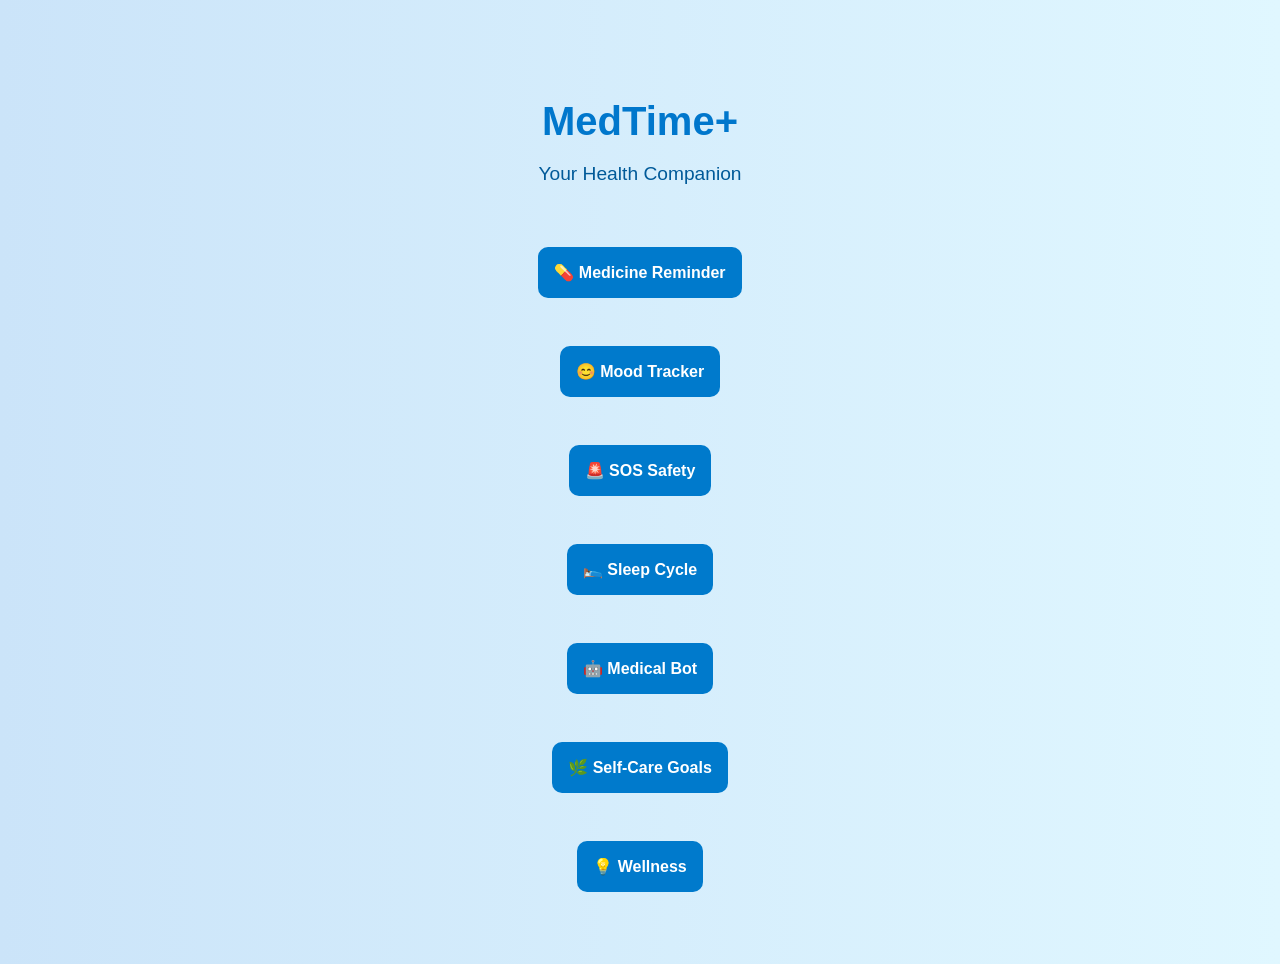
<file: index.html>
<!DOCTYPE html>
<html lang="en">
<head>
  <meta charset="UTF-8">
  <title>MedTime+</title>
  <link rel="stylesheet" href="style.css">
</head>
<body>
  <div class="app-container">
    <h1>MedTime+</h1>
    <p class="subtitle">Your Health Companion</p>

    <!-- Home Menu -->
    <div id="home" class="menu-grid">
      <a href="medicine-reminder.html">
        <button style="padding: 1rem; background-color: #007acc; color: white; border-radius: 10px; border: none; cursor: pointer;">
          💊 Medicine Reminder
        </button>
      </a>
      <a href="mood-Tracker.html">
        <button style="padding: 1rem; background-color: #007acc; color: white; border-radius: 10px; border: none; cursor: pointer;">
          😊 Mood Tracker
        </button>
      </a>
      <a href="sos.html">
        <button style="padding: 1rem; background-color: #007acc; color: white; border-radius: 10px; border: none; cursor: pointer;">
          🚨 SOS Safety
        </button>
      
      <a href="sleep-cycle.html">
        <button style="padding: 1rem; background-color: #007acc; color: white; border-radius: 10px; border: none; cursor: pointer;">
          🛌 Sleep Cycle
        </button>
      </a>
      <a href="medical-Bot.html">
        <button style="padding: 1rem; background-color: #007acc; color: white; border-radius: 10px; border: none; cursor: pointer;">
          🤖 Medical Bot
        </button>
      </a>
      <a href="self-care.html">
        <button style="padding: 1rem; background-color: #007acc; color: white; border-radius: 10px; border: none; cursor: pointer;">
          🌿 Self-Care Goals
        </button>
      </a>
      
      <a href="wellness.html">
        <button style="padding: 1rem; background-color: #007acc; color: white; border-radius: 10px; border: none; cursor: pointer;">
          💡 Wellness
        </button>
      </a>

    </div>


    <!-- Module Sections -->
    <div id="medicine" class="section hidden">
      <h2>💊 Medicine Reminder</h2>
      <p>Set and manage your medicine schedule here.</p>
      <button class="exit-btn" onclick="goBack()">❌ Exit</button>
    </div>

    <div id="mood" class="section hidden">
      <h2>😊 Mood Tracker</h2>
      <p>Track how you’re feeling daily.</p>
      <button class="exit-btn" onclick="goBack()">❌ Exit</button>
    </div>

    <div id="sos" class="section hidden">
      <h2>🚨 SOS Safety</h2>
      <p>Send emergency alerts and contacts.</p>
      <button class="exit-btn" onclick="goBack()">❌ Exit</button>
    </div>

    <div id="sleep" class="section hidden">
      <h2>🛌 Sleep Cycle</h2>
      <p>Monitor and improve your sleep habits.</p>
      <button class="exit-btn" onclick="goBack()">❌ Exit</button>
    </div>

    <div id="bot" class="section hidden">
      <h2>🤖 Medical Bot</h2>
      <p>Chat with our wellness bot.</p>
      <button class="exit-btn" onclick="goBack()">❌ Exit</button>
    </div>

    <div id="report" class="section hidden">
      <h2>📊 Health Report</h2>
      <p>View your health progress and summaries.</p>
      <button class="exit-btn" onclick="goBack()">❌ Exit</button>
    </div>

    <div id="selfcare" class="section hidden">
      <h2>🌿 Self-Care Goals</h2>
      <p>Set and track your personal goals.</p>
      <button class="exit-btn" onclick="goBack()">❌ Exit</button>
    </div>

    <div id="wellness" class="section hidden">
      <h2>💡 Wellness Tips</h2>
      <p>Helpful tips for your mental and physical health.</p>
      <button class="exit-btn" onclick="goBack()">❌ Exit</button>
    </div>
  </div>

  <script>
    function openSection(id) {
      document.getElementById('home').style.display = 'none';
      document.querySelectorAll('.section').forEach(sec => sec.classList.add('hidden'));
      document.getElementById(id).classList.remove('hidden');
    }

    function goBack() {
      document.getElementById('home').style.display = 'grid';
      document.querySelectorAll('.section').forEach(sec => sec.classList.add('hidden'));
    }
  </script>
</body>
</html>
</file>
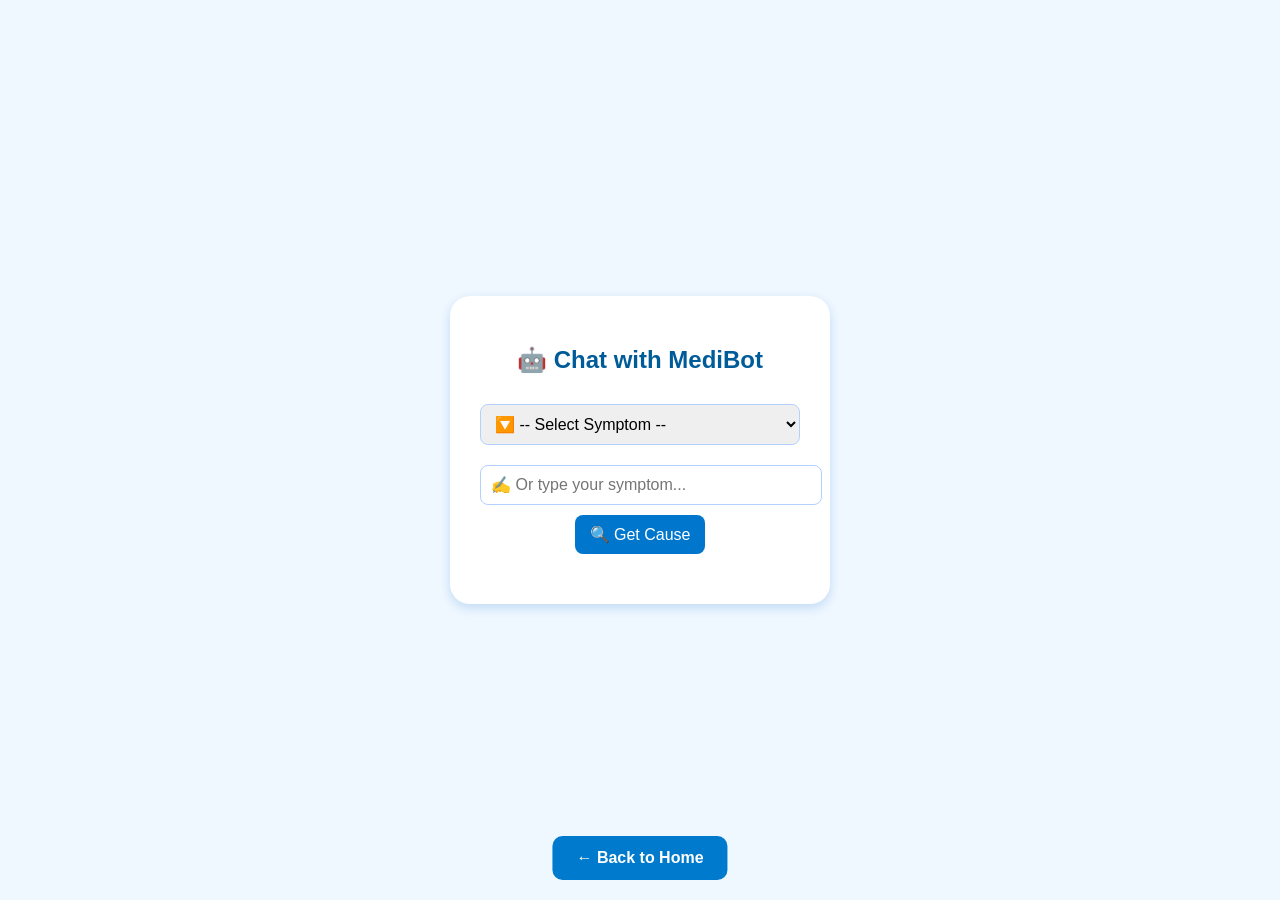
<file: medical-bot.html>
<!DOCTYPE html>
<html lang="en">
<head>
  <meta charset="UTF-8">
  <title>Chat with MediBot 💬</title>
  <style>
    body {
      margin: 0;
      font-family: 'Segoe UI', sans-serif;
      background-color: #f0f8ff;
      color: #003366;
      display: flex;
      justify-content: center;
      align-items: center;
      height: 100vh;
      flex-direction: column;
    }

    .container {
      background-color: white;
      padding: 30px;
      border-radius: 20px;
      box-shadow: 0 4px 12px rgba(0, 102, 204, 0.2);
      text-align: center;
      width: 320px;
    }

    h2 {
      margin-bottom: 20px;
      color: #005b99;
    }

    select, input {
      width: 100%;
      padding: 10px;
      margin: 10px 0;
      border: 1px solid #b3d1ff;
      border-radius: 8px;
      font-size: 16px;
    }

    button {
      background-color: #0077cc;
      color: white;
      border: none;
      padding: 10px 15px;
      font-size: 16px;
      border-radius: 8px;
      cursor: pointer;
      transition: background-color 0.3s;
    }

    button:hover {
      background-color: #005fa3;
    }

    #result {
      margin-top: 20px;
      font-size: 16px;
    }

    .back-button {
      position: fixed;
      bottom: 20px;
      left: 50%;
      transform: translateX(-50%);
      z-index: 10;
    }

    .back-button a {
      color: white;
      background-color: #007acc;
      text-decoration: none;
      font-weight: bold;
      font-size: 1rem;
      display: inline-block;
      padding: 0.8rem 1.5rem;
      border-radius: 10px;
      transition: background 0.3s;
    }

    .back-button a:hover {
      background-color: #005fa3;
    }
  </style>
</head>
<body>
  <div class="container">
    <h2>🤖 Chat with MediBot</h2>
    
    <select id="symptomSelect">
      <option value="">🔽 -- Select Symptom --</option>
      <option value="headache">🤕 Headache</option>
      <option value="vomiting">🤢 Vomiting</option>
      <option value="shivering">🥶 Shivering</option>
      <option value="cough">🤧 Cough</option>
      <option value="cold">🤒 Cold</option>
      <option value="fast heart beat">❤‍🔥 Fast Heart Beat</option>
      <option value="breathing problem">😮‍💨 Breathing Problem</option>
      <option value="dizziness">😵‍💫 Dizziness</option>
      <option value="fever">🌡 Fever</option>
      <option value="diarrhea">💩 Diarrhea</option>
      <option value="chest pain">❤ Chest Pain</option>
      <option value="back pain">🪑 Back Pain</option>
      <option value="stomach pain">🤢 Stomach Pain</option>
      <option value="sore throat">🗣 Sore Throat</option>
      <option value="rash">🌺 Rash</option>
      <option value="eye pain">👁 Eye Pain</option>
      <option value="ear pain">👂 Ear Pain</option>
    </select>

    <input type="text" id="symptomInput" placeholder="✍ Or type your symptom..." />

    <button onclick="checkSymptom()">🔍 Get Cause</button>
    
    <p id="result"></p>
  </div>

  <div class="back-button">
    <a href="index.html">← Back to Home</a>
  </div>

  <script>
    const info = {
      "headache": {
        cause: "Stress, migraine, or dehydration.",
        tip: "💡 Try resting in a dark room, stay hydrated, and avoid screen time."
      },
      "vomiting": {
        cause: "Food poisoning, gastritis, or infection.",
        tip: "💧 Drink ORS, avoid solid food for a while, and rest."
      },
      "shivering": {
        cause: "Fever, cold environment, or flu.",
        tip: "🧣 Keep yourself warm, drink warm fluids, and take paracetamol if needed."
      },
      "cough": {
        cause: "Throat infection, cold, or allergy.",
        tip: "🍯 Gargle with salt water and drink warm water with honey."
      },
      "cold": {
        cause: "Common cold, viral infection.",
        tip: "🥣 Take rest, drink hot soups, and use steam inhalation."
      },
      "fast heart beat": {
        cause: "Anxiety, overexertion, or panic.",
        tip: "🧘‍♂ Sit down, take deep breaths, and try to relax your body."
      },
      "breathing problem": {
        cause: "Asthma, lung infection, or anxiety.",
        tip: "🫁 Use an inhaler if prescribed, stay calm, and seek medical help if severe."
      },
      "dizziness": {
        cause: "Low blood pressure, dehydration, or vertigo.",
        tip: "🛌 Lie down, drink water or a sugary drink, and avoid sudden movements."
      },
      "fever": {
        cause: "Infection, flu, or inflammatory illness.",
        tip: "🌡 Take paracetamol, stay hydrated, and rest well."
      },
      "diarrhea": {
         cause: "Food poisoning, viral infection, or stomach bug.",
          tip: "🚰 Drink plenty of fluids, avoid dairy and spicy foods, and use ORS."
      },
      "chest pain": {
         cause: "Heart issues, acidity, or anxiety.",
         tip: "❤ Take rest, avoid exertion, and seek emergency help if severe."
      },
      "back pain": {
          cause: "Poor posture, muscle strain, or kidney issue.",
          tip: "🛌 Rest, apply heat or cold packs, and maintain good posture."
      },
     "stomach pain": {
          cause: "Indigestion, gastritis, or infection.",
          tip: "🥛 Eat light, avoid spicy foods, and use antacids if needed."
      },
      "sore throat": {
           cause: "Viral infection, allergies, or overuse of voice.",
           tip: "🧂 Gargle with warm salt water and drink herbal teas."
      },
       "rash": {
            cause: "Allergy, skin irritation, or infection.",
            tip: "🧴 Apply soothing lotion or cream, avoid scratching, and stay clean."
      },
       "eye pain": {
            cause: "Eye strain, infection, or injury.",
            tip: "👁 Rest your eyes, use lubricating drops, and avoid screen exposure."
      },
      "ear pain": {
           cause: "Ear infection, fluid buildup, or cold.",
           tip: "👂 Use warm compress, avoid inserting objects, and consult a doctor if needed."
      }
    };
  
    function checkSymptom() {
      let selected = document.getElementById("symptomSelect").value.toLowerCase();
      let typed = document.getElementById("symptomInput").value.toLowerCase();
      let symptom = selected || typed;
      const resultBox = document.getElementById("result");
  
      if (info[symptom]) {
        resultBox.innerHTML = `
          <strong>🩺 Cause:</strong> ${info[symptom].cause}<br>
          <strong>🛟 Tip:</strong> ${info[symptom].tip}
        `;
        resultBox.style.color = "#006400";
        alert("⚠ Please consult a doctor for proper treatment.");
      } else {
        resultBox.innerText = "❌ Symptom is unusual, consult with doctor.";
        resultBox.style.color = "red";
      }
    }
  </script>
</body>
</html>
</file>
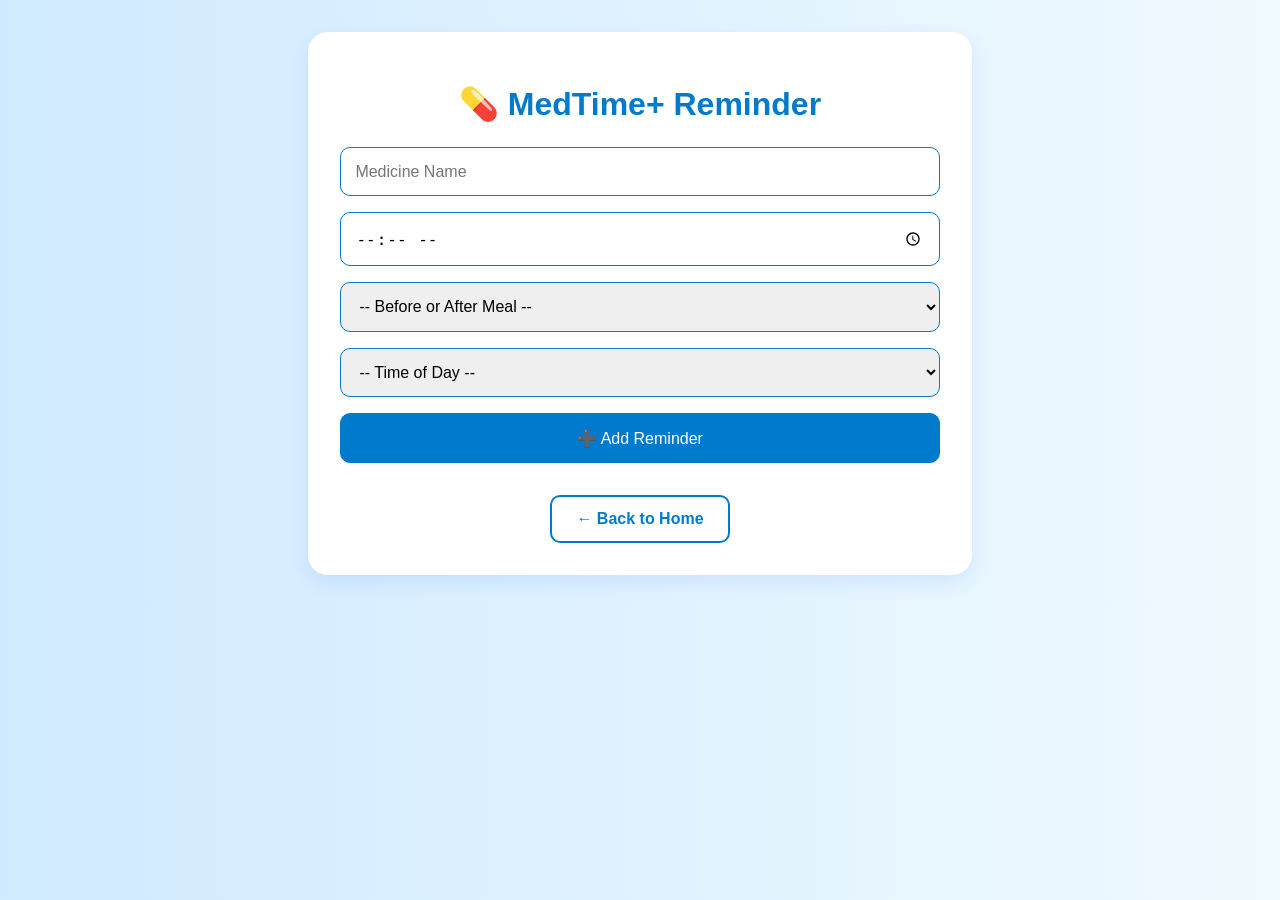
<file: medicine-reminder.html>
<!DOCTYPE html>
<html lang="en">
<head>
  <meta charset="UTF-8" />
  <title>MedTime+ Medicine Reminder</title>
  <style>
    body {
      font-family: 'Segoe UI', sans-serif;
      background: linear-gradient(to right, #d0eaff, #f0faff);
      margin: 0;
      padding: 2rem;
      color: #003e7a;
    }

    .container {
      max-width: 600px;
      margin: auto;
      background: #ffffff;
      border-radius: 20px;
      padding: 2rem;
      box-shadow: 0 8px 20px rgba(0, 100, 255, 0.1);
    }

    h1 {
      text-align: center;
      color: #007acc;
      margin-bottom: 1.5rem;
    }

    form {
      display: flex;
      flex-direction: column;
      gap: 1rem;
    }

    input, select, button {
      padding: 0.9rem;
      border: 1px solid #007acc;
      border-radius: 10px;
      font-size: 1rem;
    }

    button {
      background-color: #007acc;
      color: white;
      cursor: pointer;
      transition: background 0.3s;
    }

    button:hover {
      background-color: #005f99;
    }

    .medicine-entry {
      margin-top: 2rem;
      padding: 1rem;
      background: #eaf6ff;
      border-radius: 12px;
    }

    .entry-buttons {
      margin-top: 1rem;
      display: flex;
      gap: 1rem;
      flex-wrap: wrap;
    }

    .entry-buttons button {
      flex: 1;
      min-width: 100px;
    }

    .back-button {
      margin-top: 2rem;
      text-align: center;
    }

    .back-button a {
      color: #007acc;
      text-decoration: none;
      font-weight: bold;
      font-size: 1rem;
      display: inline-block;
      padding: 0.8rem 1.5rem;
      border: 2px solid #007acc;
      border-radius: 10px;
      transition: background 0.3s;
    }

    .back-button a:hover {
      background-color: #007acc;
      color: white;
    }
  </style>
</head>
<body>
  <div class="container">
    <h1>💊 MedTime+ Reminder</h1>

    <form id="reminderForm">
      <input type="text" id="medName" placeholder="Medicine Name" required />
      <input type="time" id="medTime" required />
      <select id="mealTime">
        <option value="">-- Before or After Meal --</option>
        <option value="Before Meal">Before Meal</option>
        <option value="After Meal">After Meal</option>
      </select>
      <select id="timeOfDay">
        <option value="">-- Time of Day --</option>
        <option value="Morning">Morning</option>
        <option value="Afternoon">Afternoon</option>
        <option value="Night">Night</option>
      </select>
      <button type="submit">➕ Add Reminder</button>
    </form>

    <div class="medicine-entry" id="medicineCard" style="display:none;">
      <strong>Medicine:</strong> <span id="showName"></span><br>
      <strong>Time:</strong> <span id="showTime"></span><br>
      <strong>Meal:</strong> <span id="showMeal"></span><br>
      <strong>Part of Day:</strong> <span id="showDay"></span><br>

      <div class="entry-buttons">
        <button onclick="markTaken()">✔ Taken</button>
        <button onclick="markMissed()">❌ Missed</button>
        <button onclick="deleteReminder()">🗑 Delete</button>
      </div>
    </div>

    <div class="back-button">
      <a href="index.html">← Back to Home</a>
    </div>
  </div>

  <!-- Sound effects -->
  <audio id="reminderSound" src="https://cdn.pixabay.com/download/audio/2023/07/14/audio_d3795599e4.mp3?filename=notification-3-158189.mp3" preload="auto"></audio>
  <audio id="encourageSound" src="https://www.soundjay.com/human/sounds/applause-01.mp3" preload="auto"></audio>
  <audio id="strictSound" src="https://cdn.pixabay.com/download/audio/2025/01/11/audio_6ae872e23e.mp3?filename=best-notification-5-286670.mp3" preload="auto"></audio>
  
  <script>
    let reminderTime = "";
    let reminderSet = false;

    document.getElementById("reminderForm").addEventListener("submit", function (e) {
      e.preventDefault();

      const name = document.getElementById("medName").value;
      reminderTime = document.getElementById("medTime").value;
      const meal = document.getElementById("mealTime").value;
      const day = document.getElementById("timeOfDay").value;

      document.getElementById("showName").textContent = name;
      document.getElementById("showTime").textContent = reminderTime;
      document.getElementById("showMeal").textContent = meal;
      document.getElementById("showDay").textContent = day;

      document.getElementById("medicineCard").style.display = "block";
      reminderSet = true;

      alert("✅ Reminder added successfully!");
    });

    function markTaken() {
      document.getElementById("encourageSound").play();
      setTimeout(() => {
        alert("👏 Well done for taking your medicine!");
      }, 100);
    }

    function markMissed() {
      document.getElementById("strictSound").play();
      setTimeout(() => {
        alert("⚠️ Please don’t skip your medicine! This is bad for your health.");
      }, 100);
    }

    function deleteReminder() {
      document.getElementById("medicineCard").style.display = "none";
      reminderSet = false;
      alert("🗑 Reminder deleted.");
    }

    setInterval(() => {
      if (reminderSet) {
        const now = new Date();
        const currentTime = now.toTimeString().slice(0, 5);
        if (currentTime === reminderTime) {
          document.getElementById("reminderSound").play();
          setTimeout(() => {
            alert("🔔 It's time to take your medicine!");
          }, 100);
          reminderSet = false;
        }
      }
    }, 1000);
  </script>
</body>
</html>
</file>
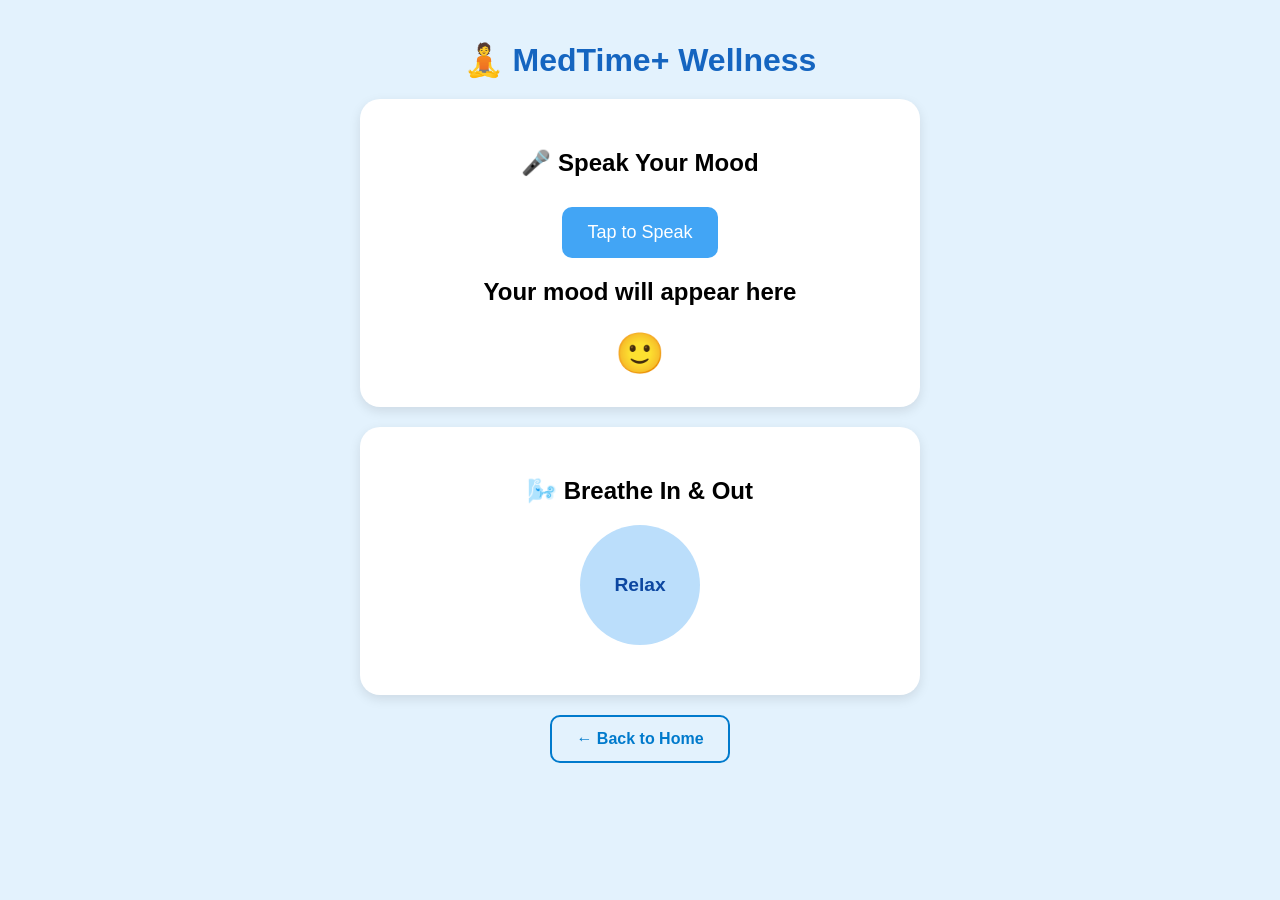
<file: mood-tracker.html>
<!DOCTYPE html>
<html lang="en">
<head>
  <meta charset="UTF-8">
  <title>MedTime+ Mood & Motivation</title>
  <style>
    body {
      font-family: 'Segoe UI', sans-serif;
      text-align: center;
      background: #e3f2fd;
      margin: 0;
      padding: 20px;
      transition: background 0.5s ease;
    }

    h1 {
      color: #1565c0;
      margin-bottom: 10px;
    }

    .section {
      background: white;
      border-radius: 20px;
      padding: 30px;
      margin: 20px auto;
      box-shadow: 0 4px 12px rgba(0,0,0,0.1);
      max-width: 500px;
    }

    .btn {
      padding: 15px 25px;
      background: #42a5f5;
      color: white;
      border: none;
      font-size: 18px;
      border-radius: 10px;
      cursor: pointer;
      transition: background 0.3s ease;
      margin-top: 10px;
    }

    .btn:hover {
      background: #1e88e5;
    }

    #moodOutput {
      font-size: 24px;
      margin-top: 20px;
      font-weight: bold;
    }

    .mood-reflection {
      font-size: 18px;
      margin-top: 15px;
      color: #333;
    }

    .emoji-box {
      font-size: 40px;
      margin-top: 15px;
    }

    .back-button {
      margin-top: 20px;
    }

    .breath-box {
      width: 120px;
      height: 120px;
      margin: 20px auto;
      background: #bbdefb;
      border-radius: 50%;
      display: flex;
      justify-content: center;
      align-items: center;
      animation: breathe 8s infinite;
      font-weight: bold;
      font-size: 1.2rem;
      color: #0d47a1;
    }

    @keyframes breathe {
      0%   { transform: scale(1); background: #c8e6c9; }
      25%  { transform: scale(1.3); background: #a5d6a7; }
      50%  { transform: scale(1); background: #ffe082; }
      75%  { transform: scale(0.8); background: #ef9a9a; }
      100% { transform: scale(1); background: #c8e6c9; }
    }
    .back-button a {
      color: #007acc;
      text-decoration: none;
      font-weight: bold;
      font-size: 1rem;
      display: inline-block;
      padding: 0.8rem 1.5rem;
      border: 2px solid #007acc;
      border-radius: 10px;
      transition: background 0.3s;
    }

    .back-button a:hover {
      background-color: #007acc;
      color: white;
    }
  </style>
</head>
<body>

  <h1>🧘 MedTime+ Wellness</h1>

  <!-- Mood Tracker -->
  <div class="section">
    <h2>🎤 Speak Your Mood</h2>
    <button class="btn" onclick="startListening()">Tap to Speak</button>
    <p id="moodOutput">Your mood will appear here</p>
    <p class="mood-reflection" id="reflection"></p>
    <div class="emoji-box" id="emojiBox">🙂</div>
  </div>

  <!-- Breathing Animation -->
  <div class="section">
    <h2>🌬️ Breathe In & Out</h2>
    <div class="breath-box">Relax</div>
  </div>

  <div class="back-button">
    <a href="index.html">← Back to Home</a>
  </div>

  <script>
    function startListening() {
      const recognition = new (window.SpeechRecognition || window.webkitSpeechRecognition)();
      recognition.onresult = function(event) {
        const speech = event.results[0][0].transcript.toLowerCase();
        let mood = "Unrecognized";
        let bg = "#e3f2fd";
        let reflection = "Hmm... couldn't recognize mood.";
        let emoji = "🙂";

        if (speech.includes("happy")) {
          mood = "😊 Happy";
          bg = "#d4edda";
          reflection = "That's awesome! Keep smiling!";
          emoji = "😁";
        } else if (speech.includes("sad")) {
          mood = "😢 Sad";
          bg = "#f8d7da";
          reflection = "It's okay to feel sad sometimes. Sending hugs!";
          emoji = "🤗";
        } else if (speech.includes("angry")) {
          mood = "😠 Angry";
          bg = "tomato";
          reflection = "Take a deep breath... You're stronger than this.";
          emoji = "😤";
        } else if (speech.includes("calm")) {
          mood = "😌 Calm";
          bg = "#d1ecf1";
          reflection = "Lovely! Stay peaceful and grounded.";
          emoji = "🌿";
        } else if (speech.includes("crying")) {
          mood = "😭 Crying";
          bg = "#EEDC82";
          reflection = "Tears are healing. You're not alone.";
          emoji = "💧";
        } else if (speech.includes("rocking")) {
          mood = "😎 Rocking";
          bg = "#ccccff";
          reflection = "You're doing amazing! Keep rocking!";
          emoji = "🎸";
        }

        document.getElementById("moodOutput").innerText = `Detected Mood: ${mood}`;
        document.getElementById("reflection").innerText = reflection;
        document.getElementById("emojiBox").innerText = emoji;
        document.body.style.background = bg;
      };
      recognition.start();
    }
  </script>

</body>
</html>
</file>
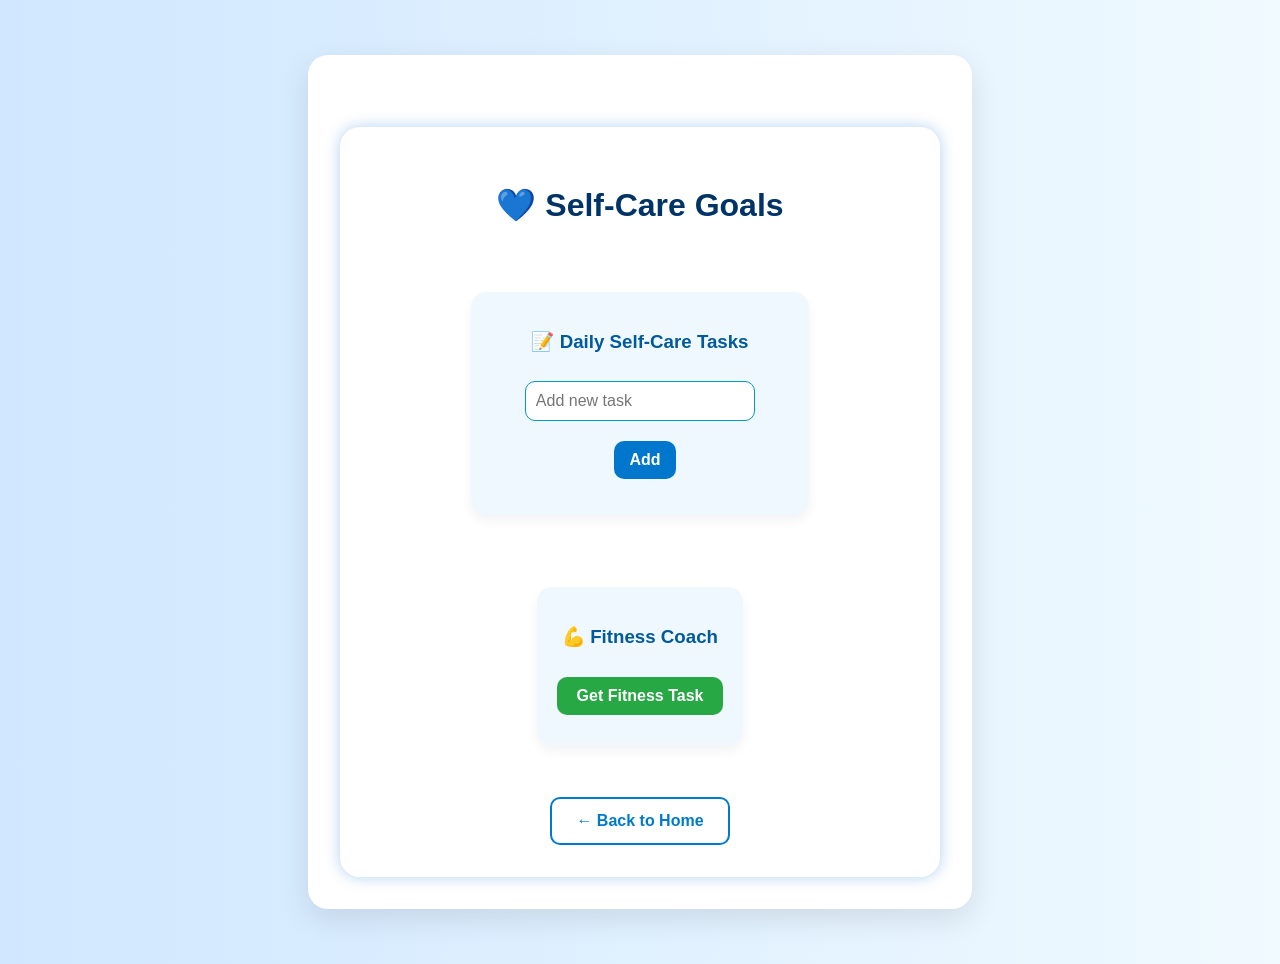
<file: self-care.html>
<!DOCTYPE html>
<html lang="en">
<head>
  <meta charset="UTF-8" />
  <meta name="viewport" content="width=device-width, initial-scale=1.0"/>
  <title>MedTime+ - Self-Care Goals</title>
  <link rel="stylesheet" href="style.css" />
  <style>
    body {
      margin: 0;
      font-family: 'Segoe UI', sans-serif;
      background: linear-gradient(to right, #d0e7ff, #f0faff);
      color: #003366;
    }

    .container {
      max-width: 600px;
      margin: auto;
      padding: 2rem;
    }

    .self-care {
      background: #ffffff;
      border-radius: 20px;
      box-shadow: 0 0 15px rgba(0, 102, 204, 0.3);
      padding: 2rem;
      text-align: center;
      display: flex;
      flex-direction: column;
      gap: 2rem;
    }

    h2 {
      font-size: 2rem;
      margin-bottom: 1rem;
    }

    h3 {
      color: #005a9c;
    }

    input[type="text"] {
      padding: 10px;
      width: 70%;
      border: 1px solid #0099cc;
      border-radius: 10px;
      margin: 10px 0;
    }

    button {
      padding: 10px 15px;
      background-color: #007acc;
      color: white;
      border: none;
      border-radius: 10px;
      cursor: pointer;
      margin-top: 10px;
    }

    button:hover {
      background-color: #005fa3;
    }

    ul {
      list-style: none;
      padding: 0;
    }

    li {
      background: #e6f7ff;
      margin: 10px 0;
      padding: 10px;
      border-radius: 10px;
      display: flex;
      justify-content: space-between;
      align-items: center;
    }

    .completed {
      text-decoration: line-through;
      background-color: #ccf5cc;
    }

    .task-buttons button {
      margin-left: 10px;
      font-size: 1rem;
    }

    .notification {
      position: fixed;
      top: 20px;
      left: 50%;
      transform: translateX(-50%);
      background: #007acc;
      color: white;
      padding: 12px 20px;
      border-radius: 10px;
      box-shadow: 0 0 10px #005fa3;
      opacity: 0;
      transition: opacity 0.3s ease-in-out;
      z-index: 999;
    }

    .notification.show {
      opacity: 1;
    }

    .hidden {
      display: none;
    }

    .exit-btn {
      margin-top: auto;
      padding: 12px 20px;
      background-color: #ff4d4d;
      font-weight: bold;
      font-size: 1rem;
    }

    .exit-btn:hover {
      background-color: #cc0000;
    }
    .back-button a {
      color: #007acc;
      text-decoration: none;
      font-weight: bold;
      font-size: 1rem;
      display: inline-block;
      padding: 0.8rem 1.5rem;
      border: 2px solid #007acc;
      border-radius: 10px;
      transition: background 0.3s;
    }

    .back-button a:hover {
      background-color: #007acc;
      color: white;
    }
  </style>
</head>
<body>
  <!-- Notification Sound -->
  <audio id="notifySound" src="https://cdn.pixabay.com/download/audio/2022/03/24/audio_6e418acc30.mp3?filename=me-saying-good-job-im-am-so-proud-of-you-100765.mp3" preload="auto"></audio>

  <div class="container">
    <div id="selfCareSection" class="self-care">
      <h2>💙 Self-Care Goals</h2>

      <!-- Daily Self-Care Tasks -->
      <div class="daily-tasks">
        <h3>📝 Daily Self-Care Tasks</h3>
        <input type="text" id="taskInput" placeholder="Add new task" />
        <button onclick="addTask()">Add</button>
        <ul id="taskList"></ul>
      </div>

      <!-- Fitness Coach -->
      <div class="fitness-coach">
        <h3>💪 Fitness Coach</h3>
        <button onclick="showFitnessTask()">Get Fitness Task</button>
        <p id="fitnessTask"></p>
        <button id="completeFitnessBtn" class="hidden" onclick="completeFitnessTask()">Mark as Done</button>
      </div>

      <!-- Exit Button at the Bottom -->
      <div class="back-button">
        <a href="index.html">← Back to Home</a>
      </div>
    

    <!-- Notification -->
    <div id="notification" class="notification hidden"></div>
  </div>

  <script>
    const notifySound = document.getElementById('notifySound');

    function showNotification(message) {
      const notification = document.getElementById("notification");
      notification.textContent = message;
      notification.classList.remove("hidden");
      notification.classList.add("show");
      notifySound.play();

      setTimeout(() => {
        notification.classList.remove("show");
        notification.classList.add("hidden");
      }, 3000);
    }

    function addTask() {
      const taskInput = document.getElementById("taskInput");
      const taskText = taskInput.value.trim();
      if (!taskText) return;

      const li = document.createElement("li");
      li.innerHTML = `
        <span>${taskText}</span>
        <div class="task-buttons">
          <button onclick="completeTask(this)">✔</button>
          <button onclick="deleteTask(this)">🗑</button>
        </div>
      `;
      document.getElementById("taskList").appendChild(li);
      taskInput.value = "";
    }

    function completeTask(btn) {
      const li = btn.closest("li");
      li.classList.add("completed");
      showNotification("✅ Task Completed! Good job I am so proud of you! Well done keep rocking 🤘🏼");
    }

    function deleteTask(btn) {
      const li = btn.closest("li");
      li.remove();
    }

    const fitnessTasks = [
      "🏃 Run in place for 2 minutes",
      "🧘 Do 5 minutes of meditation",
      "💧 Drink a glass of water",
      "🧎‍♀️ 15 squats",
      "🪑 10 chair dips",
      "🦵 20 leg raises",
      "🧍‍♂️ Wall sit for 30 seconds",
      "🪂 20 jumping jacks",
      "🧘‍♂️ Try 3 yoga stretches",
      "🚶‍♂️ Take a short walk",
      "🦶 Ankle rolls for 1 minute",
      "📿 Breathing exercise for 3 mins"
    ];

    function showFitnessTask() {
      const task = fitnessTasks[Math.floor(Math.random() * fitnessTasks.length)];
      document.getElementById("fitnessTask").textContent = task;
      document.getElementById("completeFitnessBtn").classList.remove("hidden");
    }

    function completeFitnessTask() {
      showNotification("🏆 Fitness task completed!✅ Good job I am so proud of you! Well done keep rocking 🤘🏼 ");
      document.getElementById("fitnessTask").textContent = "";
      document.getElementById("completeFitnessBtn").classList.add("hidden");
    }

    function exitSelfCare() {
      showNotification("👋 Goodbye! Take care!");
    }
  </script>
</body>
</html>
</file>
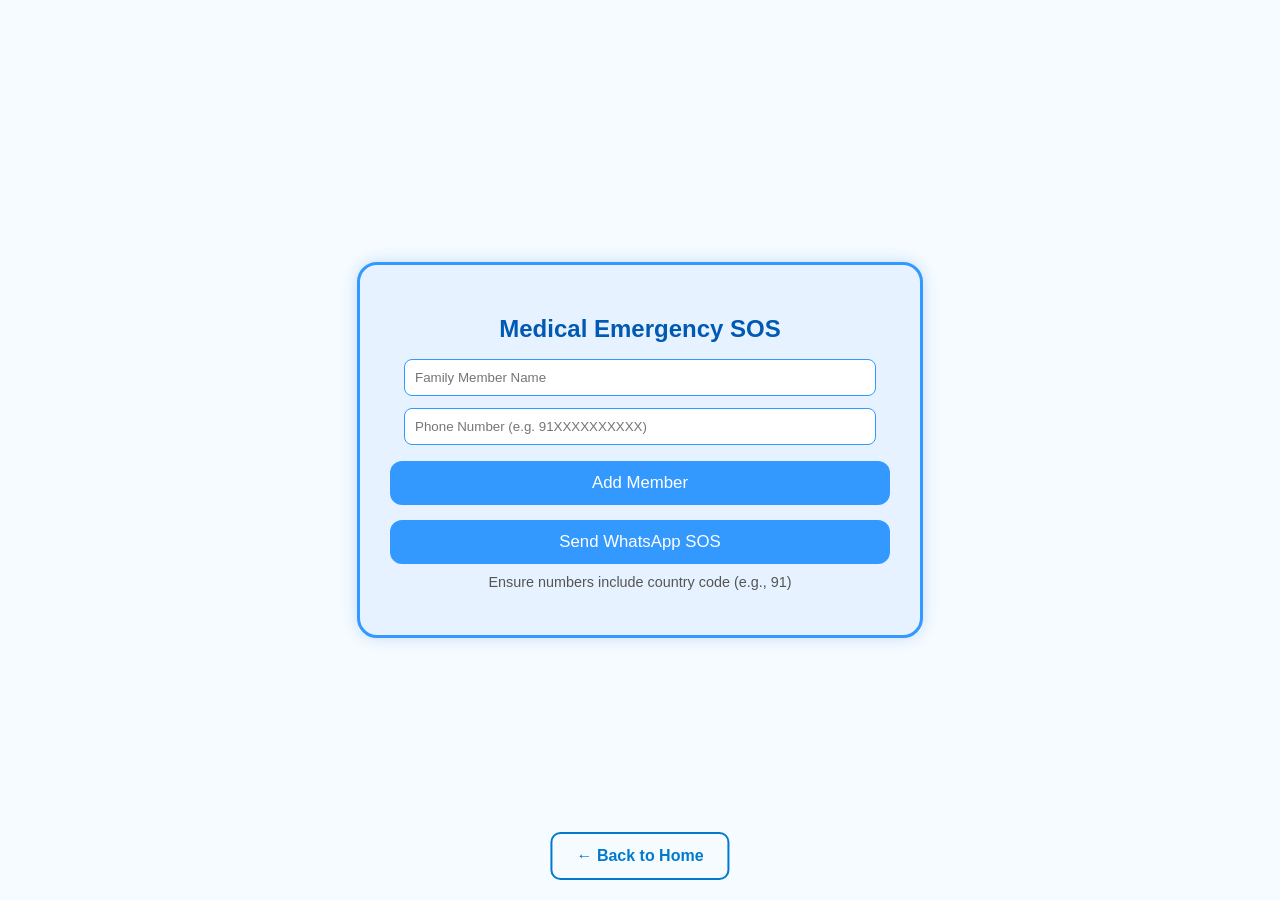
<file: sos.html>
<!DOCTYPE html>
<html lang="en">
<head>
  <meta charset="UTF-8">
  <title>Medical SOS with Location</title>
  <style>
    body {
      margin: 0;
      font-family: 'Segoe UI', sans-serif;
      background-color: #f5fbff;
      display: flex;
      justify-content: center;
      align-items: center;
      height: 100vh;
      flex-direction: column;
    }

    .sos-container {
      background-color: #e6f2ff;
      border: 3px solid #3399ff;
      padding: 30px;
      border-radius: 20px;
      text-align: center;
      width: 95%;
      max-width: 500px;
      box-shadow: 0 0 15px rgba(0, 102, 204, 0.2);
    }

    h2 {
      color: #0059b3;
      margin-bottom: 10px;
    }

    input {
      width: 90%;
      padding: 10px;
      margin: 6px 0;
      border-radius: 8px;
      border: 1px solid #3399ff;
    }

    .sos-btn, .add-btn {
      display: block;
      width: 100%;
      margin-top: 10px;
      padding: 12px;
      font-size: 1.05rem;
      background-color: #3399ff;
      color: white;
      border: none;
      border-radius: 12px;
      cursor: pointer;
      transition: 0.3s;
    }

    .sos-btn:hover, .add-btn:hover {
      background-color: #007acc;
    }

    ul {
      list-style: none;
      padding: 0;
      margin: 15px 0;
      text-align: left;
    }

    li {
      background-color: #f0f8ff;
      border: 1px solid #cce0ff;
      padding: 8px;
      border-radius: 8px;
      margin-bottom: 6px;
      font-size: 0.95rem;
    }

    .note {
      margin-top: 10px;
      color: #555;
      font-size: 0.9rem;
    }

    .back-button {
      position: fixed;
      bottom: 20px;
      left: 50%;
      transform: translateX(-50%);
      z-index: 10;
    }

    .back-button a {
      color: #007acc;
      text-decoration: none;
      font-weight: bold;
      font-size: 1rem;
      display: inline-block;
      padding: 0.8rem 1.5rem;
      border: 2px solid #007acc;
      border-radius: 10px;
      transition: background 0.3s;
    }

    .back-button a:hover {
      background-color: #007acc;
      color: white;
    }
  </style>
</head>
<body>
  <div class="sos-container">
    <h2>Medical Emergency SOS</h2>
    <input type="text" id="name" placeholder="Family Member Name" />
    <input type="tel" id="phone" placeholder="Phone Number (e.g. 91XXXXXXXXXX)" />
    <button class="add-btn" onclick="addMember()">Add Member</button>

    <ul id="memberList"></ul>
    <button class="sos-btn" onclick="sendWhatsAppSOS()">Send WhatsApp SOS</button>

    <p class="note">Ensure numbers include country code (e.g., 91)</p>
  </div>

  <div class="back-button">
    <a href="index.html">← Back to Home</a>
  </div>

  <script>
    const members = [];

    function addMember() {
      const name = document.getElementById("name").value.trim();
      const phone = document.getElementById("phone").value.trim();

      if (name === "" || phone === "") {
        alert("Please enter both name and phone number.");
        return;
      }

      members.push({ name, phone });

      const list = document.getElementById("memberList");
      const li = document.createElement("li");
      li.textContent = `${name} - ${phone}`;
      list.appendChild(li);

      document.getElementById("name").value = "";
      document.getElementById("phone").value = "";
    }

    function sendWhatsAppSOS() {
      if (members.length === 0) {
        alert("No members added yet.");
        return;
      }

      if (!navigator.geolocation) {
        alert("Geolocation not supported by this browser.");
        return;
      }

      navigator.geolocation.getCurrentPosition(
        (position) => {
          const lat = position.coords.latitude;
          const lon = position.coords.longitude;
          const locationLink = `https://www.google.com/maps?q=${lat},${lon}`;
          const msg = `🚨 Emergency Alert!\nI need medical assistance urgently.\nMy current location: ${locationLink}`;

          members.forEach(member => {
            const num = member.phone.replace(/\D/g, '');
            const link = `https://wa.me/${num}?text=${encodeURIComponent(msg)}`;
            window.open(link, '_blank');
          });
        },
        (error) => {
          alert("Unable to get location. Please allow location access.");
        }
      );
    }
  </script>
</body>
</html>
</file>
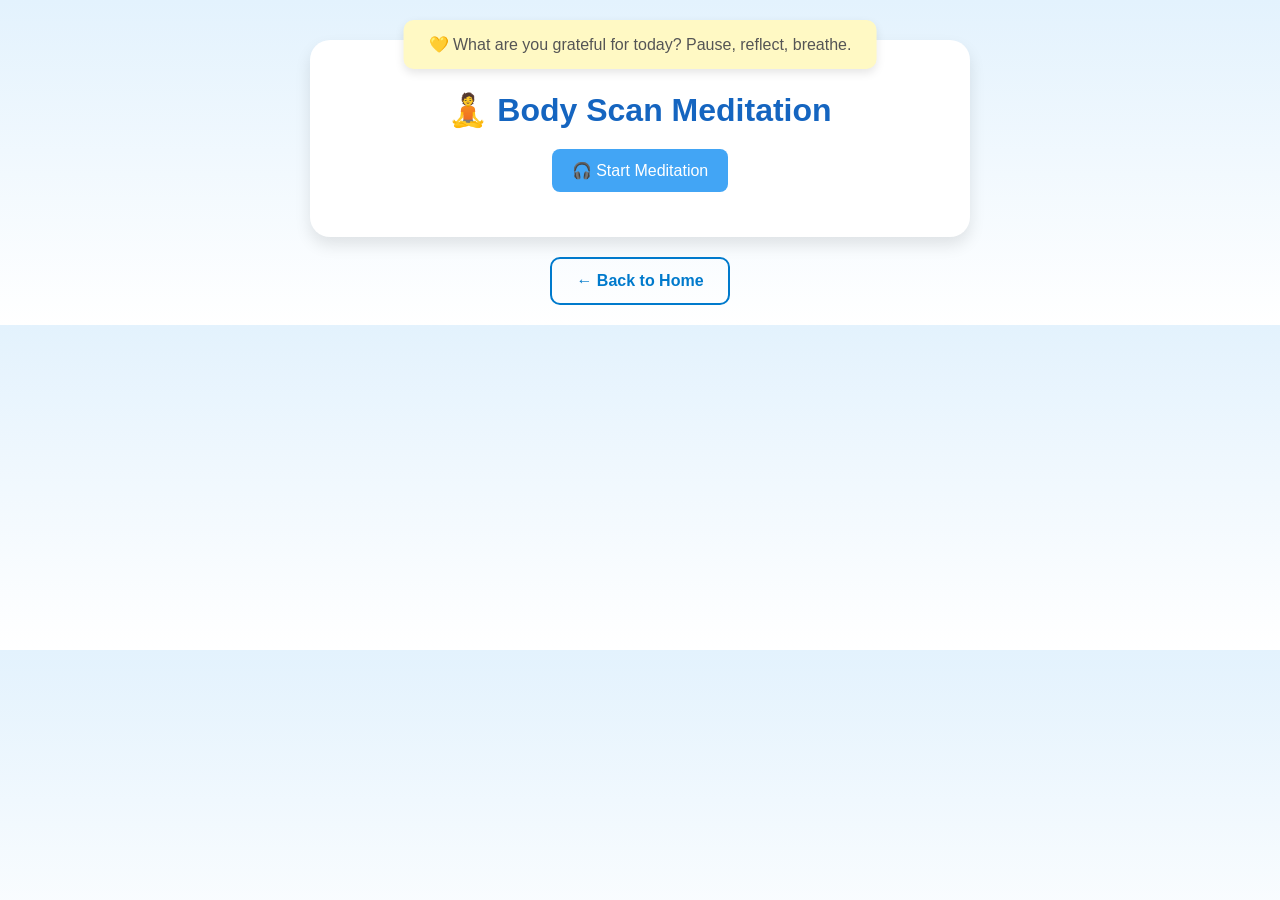
<file: wellness.html>
<!DOCTYPE html>
<html lang="en">
<head>
  <meta charset="UTF-8">
  <title>MedTime+ Body Scan Wellness</title>
  <style>
    body {
      font-family: 'Segoe UI', sans-serif;
      background: linear-gradient(to bottom, #e3f2fd, #ffffff);
      margin: 0;
      padding: 20px;
      text-align: center;
    }

    .box {
      background: #ffffff;
      padding: 30px;
      border-radius: 20px;
      box-shadow: 0 8px 16px rgba(0,0,0,0.1);
      margin: 20px auto;
      max-width: 600px;
    }

    h1 {
      color: #1565c0;
      margin-bottom: 10px;
    }

    .btn {
      background: #42a5f5;
      color: white;
      border: none;
      padding: 12px 20px;
      margin-top: 10px;
      border-radius: 8px;
      cursor: pointer;
      font-size: 16px;
    }

    .btn:hover {
      background: #1e88e5;
    }

    .popup {
      position: fixed;
      top: 20px;
      left: 50%;
      transform: translateX(-50%);
      background: #fff9c4;
      color: #555;
      padding: 15px 25px;
      border-radius: 10px;
      box-shadow: 0 4px 10px rgba(0,0,0,0.1);
      z-index: 10;
      display: none;
      font-size: 16px;
    }

    .body-scan {
      text-align: left;
      font-size: 16px;
      margin-top: 15px;
    }

    .highlight {
      background: #e1f5fe;
      padding: 6px 10px;
      border-radius: 8px;
      margin-bottom: 8px;
      display: inline-block;
    }

    .back-button a {
      color: #007acc;
      text-decoration: none;
      font-weight: bold;
      font-size: 1rem;
      display: inline-block;
      padding: 0.8rem 1.5rem;
      border: 2px solid #007acc;
      border-radius: 10px;
      transition: background 0.3s;
    }

    .back-button a:hover {
      background-color: #007acc;
      color: white;
    }
  </style>
</head>
<body>

  <!-- Gratitude Popup -->
  <div class="popup" id="gratitudePopup">
    💛 What are you grateful for today? Pause, reflect, breathe.
  </div>

  <div class="box">
    <h1>🧘 Body Scan Meditation</h1>
    <button class="btn" id="playPauseBtn" onclick="toggleAudio()">🎧 Start Meditation</button>
    <div class="body-scan" id="scanText"></div>
  </div>

  <!-- Meditation Voice (royalty-free audio) -->
  <audio id="meditationVoice" src="https://s3.amazonaws.com/guided-meditations/Living-From-The-Heart-Preview.mp3"></audio>
  
  <div class="back-button">
    <a href="index.html">← Back to Home</a>
  </div>

  <script>
    // Gratitude popup
    window.onload = function() {
      const popup = document.getElementById('gratitudePopup');
      popup.style.display = 'block';
      setTimeout(() => popup.style.display = 'none', 6000);
    };

    // Body scan steps
    const scanSteps = [
      "Close your eyes. I love who I am.",
      "I accept myself completely.",
      "I am kind and loving.",
      "I am a caring and understanding person.",
      "I give and receive love laterally and easily.",
      "I am connected to an infinite supply of divine love.",
      "I feel my heart with this love.",
      "I am worthy of this love.",
      "The love I feel in my heart is pure and unconditional.",
      "It is easy for me to be joyous and loving because every day my heart overflows with a bundle of pure love.",
      "I allow myself to be guided by love.",
      "I follow my heart, and through it, I know my passion.",
      "Love, joy, and happiness radiate from my heart and out into the world.",
      "I am open to the flow of divine love from my higher self.",
      "Love impels me, Love connects me to the spirit.",
      "Love connects me to all that is. Love is all that is.",
      "I am kind, I am loving, I live from the heart."
    ];

    let isPlaying = false;
    let i = 0;

    function toggleAudio() {
      const voice = document.getElementById("meditationVoice");
      const scanText = document.getElementById('scanText');
      const button = document.getElementById('playPauseBtn');

      if (isPlaying) {
        voice.pause();
        button.innerHTML = '🎧 Start Meditation';
        isPlaying = false;
      } else {
        voice.play();
        button.innerHTML = '⏸️ Pause Meditation';
        isPlaying = true;

        // Clear previous text
        scanText.innerHTML = '';
        i = 0;

        // Sync text with audio
        const interval = setInterval(() => {
          if (i < scanSteps.length && !voice.paused) {
            scanText.innerHTML += `<p class="highlight">${scanSteps[i]}</p>`;
            i++;
          } else if (voice.paused || i >= scanSteps.length) {
            clearInterval(interval);
          }
        }, 4000); // 4 seconds per line of text
      }
    }
  </script>

</body>
</html>
</file>
<file: style.css>
body {
    margin: 0;
    font-family: 'Segoe UI', sans-serif;
    background: linear-gradient(to right, #e0f7ff, #ffffff);
    color: #003d66;
  }
  
  .app-container {
    max-width: 800px;
    margin: auto;
    padding: 2rem;
    text-align: center;
  }
  
  h1 {
    font-size: 2.5rem;
    color: #007acc;
  }
  
  .subtitle {
    margin-bottom: 2rem;
    color: #666;
  }
  
  .menu-grid {
    display: grid;
    grid-template-columns: repeat(auto-fit, minmax(150px, 1fr));
    gap: 1rem;
  }
  
  .card {
    background-color: #ffffff;
    border: 2px solid #b3e5ff;
    border-radius: 12px;
    padding: 1.2rem;
    font-size: 1rem;
    cursor: pointer;
    transition: 0.3s ease;
    box-shadow: 0 4px 6px rgba(0,0,0,0.1);
  }
  
  .card:hover {
    background-color: #dff7ff;
    transform: scale(1.05);
  }
  
  .section {
    display: none;
    padding: 1rem;
    background-color: #f9fcff;
    border-radius: 10px;
    margin-top: 1rem;
  }
  
  .section h2 {
    color: #005fa3;
  }
  
  button {
    margin-top: 2rem;
    padding: 0.6rem 1.2rem;
    font-size: 1rem;
    border: none;
    border-radius: 8px;
    background-color: #007acc;
    color: white;
    cursor: pointer;
  }
  
  button:hover {
    background-color: #005fa3;
  }
  
  .hidden {
    display: none;
  }
  .exit-btn {
    margin-top: 2rem;
    padding: 0.6rem 1.2rem;
    font-size: 1rem;
    background-color: #ff4d4d;
    color: white;
    border: none;
    border-radius: 8px;
    cursor: pointer;
    font-weight: bold;
    transition: background-color 0.3s ease;
  }
  
  .exit-btn:hover {
    background-color: #cc0000;
  }
  body {
    font-family: 'Segoe UI', sans-serif;
    background: linear-gradient(to right, #d7e9f7, #f0faff);
    color: #003d66;
    margin: 0;
    padding: 2rem;
  }
  
  .container {
    max-width: 600px;
    margin: auto;
    background: white;
    padding: 2rem;
    border-radius: 20px;
    box-shadow: 0 8px 20px rgba(0, 123, 255, 0.2);
  }
  
  h1 {
    text-align: center;
    color: #007acc;
    margin-bottom: 1.5rem;
  }
  
  form {
    display: flex;
    flex-direction: column;
    gap: 1rem;
  }
  
  input, select, button {
    padding: 0.8rem;
    font-size: 1rem;
    border: 1px solid #007acc;
    border-radius: 10px;
  }
  
  button {
    background-color: #007acc;
    color: white;
    font-weight: bold;
    cursor: pointer;
    transition: 0.3s;
  }
  
  button:hover {
    background-color: #005fa3;
  }
  
  ul {
    list-style-type: none;
    padding: 0;
  }
  
  .card {
    background: #e9f6ff;
    padding: 1rem;
    margin-top: 1rem;
    border-radius: 15px;
    box-shadow: 0 4px 10px rgba(0, 0, 100, 0.1);
    transition: transform 0.2s;
  }
  
  .card:hover {
    transform: scale(1.02);
  }
  
  .card h3 {
    margin: 0;
  }
  
  .card p {
    margin: 0.5rem 0;
  }
  
  .card button {
    margin-top: 0.5rem;
    margin-right: 0.5rem;
  }
  
  .exit-btn {
    margin-top: 2rem;
    background-color: #ff4d4d;
    color: white;
    padding: 0.7rem 1.5rem;
    border: none;
    border-radius: 10px;
    font-weight: bold;
    font-size: 1rem;
  }
  
  .exit-btn:hover {
    background: #cc0000;
  }


body {
  font-family: 'Segoe UI', Tahoma, Geneva, Verdana, sans-serif;
  background: linear-gradient(to right, #cbe4f9, #e0f7ff);
  color: #003366;
  min-height: 100vh;
  display: flex;
  justify-content: center;
  align-items: center;
}

/* Container */
.container {
  text-align: center;
  padding: 40px;
  background-color: white;
  border-radius: 20px;
  box-shadow: 0 10px 30px rgba(0, 0, 0, 0.1);
  max-width: 900px;
  width: 90%;
}

/* Title and subtitle */
h1 {
  font-size: 2.5rem;
  margin-bottom: 10px;
  color: #0077cc;
}

.subtitle {
  font-size: 1.2rem;
  margin-bottom: 30px;
  color: #005a99;
}

/* Card layout */
.card-container {
  display: grid;
  grid-template-columns: repeat(auto-fit, minmax(160px, 1fr));
  gap: 20px;
  margin-top: 20px;
}

.card {
  background-color: #f0f8ff;
  padding: 25px;
  border-radius: 15px;
  cursor: pointer;
  font-weight: bold;
  color: #003366;
  box-shadow: 0 6px 15px rgba(0, 0, 50, 0.1);
  transition: all 0.3s ease;
}

.card:hover {
  background-color: #d0ecff;
  transform: translateY(-5px);
}
.hidden {
  display: none;
}

/* Notification styling */
.notification {
  position: fixed;
  bottom: 20px;
  left: 50%;
  transform: translateX(-50%);
  background-color: #0077cc;
  color: white;
  padding: 15px 25px;
  border-radius: 10px;
  font-size: 1rem;
  opacity: 0;
  pointer-events: none;
  transition: opacity 0.5s ease;
}

.notification.show {
  opacity: 1;
  pointer-events: auto;
}
.self-care {
  margin-top: 40px;
  text-align: center;
}

.daily-tasks, .fitness-coach {
  margin: 20px auto;
  max-width: 500px;
  background-color: #f0f8ff;
  padding: 20px;
  border-radius: 15px;
  box-shadow: 0 6px 12px rgba(0, 0, 50, 0.05);
}

.daily-tasks input {
  padding: 10px;
  width: 60%;
  border: 1px solid #ccc;
  border-radius: 10px;
  margin-top: 10px;
}

.daily-tasks button {
  padding: 10px 15px;
  margin-left: 10px;
  background-color: #0077cc;
  color: white;
  border: none;
  border-radius: 10px;
  cursor: pointer;
}

#taskList {
  list-style: none;
  margin-top: 15px;
  padding: 0;
}

#taskList li {
  background: #e1f5fe;
  margin: 8px 0;
  padding: 10px;
  border-radius: 8px;
  display: flex;
  justify-content: space-between;
  align-items: center;
}

#taskList li.completed {
  text-decoration: line-through;
  color: gray;
}

.task-buttons button {
  margin-left: 10px;
  padding: 5px 10px;
  border: none;
  border-radius: 6px;
  background-color: #0077cc;
  color: white;
  cursor: pointer;
}

.fitness-coach button {
  margin-top: 10px;
  padding: 10px 20px;
  border-radius: 10px;
  background-color: #28a745;
  color: white;
  border: none;
  cursor: pointer;
}

#fitnessTask {
  margin: 10px 0;
  font-weight: bold;
}

.hidden {
  display: none;
}
</file>
